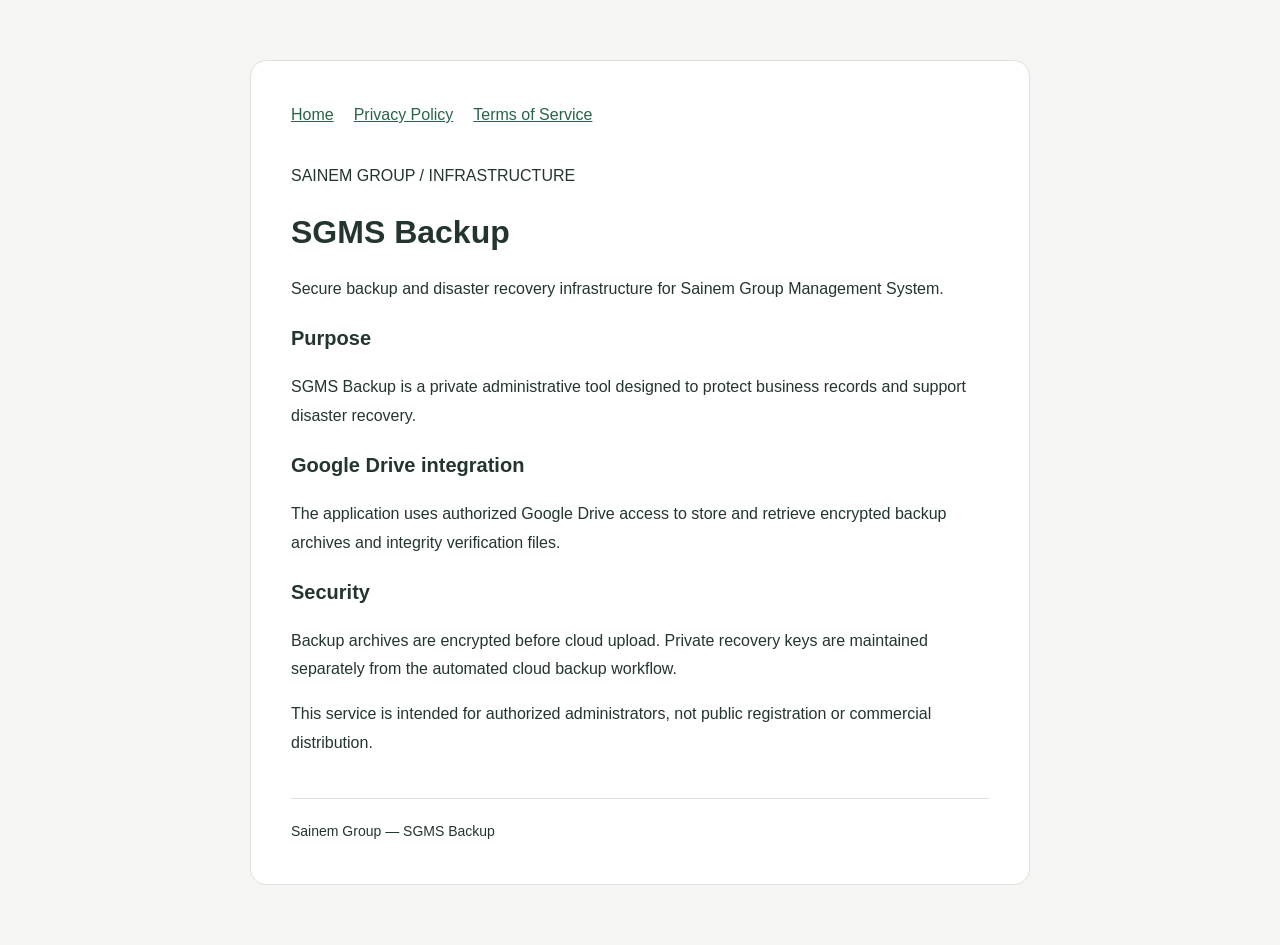
<file: index.html>
<!DOCTYPE html>
<html lang="en">
<head>
<meta charset="UTF-8">
<meta name="viewport" content="width=device-width, initial-scale=1">
<title>SGMS Backup</title>
<link rel="stylesheet" href="style.css">
</head>
<body><main>
<nav>
<a href="index.html">Home</a>
<a href="privacy.html">Privacy Policy</a>
<a href="terms.html">Terms of Service</a>
</nav>
<p>SAINEM GROUP / INFRASTRUCTURE</p>
<h1>SGMS Backup</h1>
<p>Secure backup and disaster recovery infrastructure for
Sainem Group Management System.</p>
<h2>Purpose</h2>
<p>SGMS Backup is a private administrative tool designed
to protect business records and support disaster recovery.</p>
<h2>Google Drive integration</h2>
<p>The application uses authorized Google Drive access
to store and retrieve encrypted backup archives and
integrity verification files.</p>
<h2>Security</h2>
<p>Backup archives are encrypted before cloud upload.
Private recovery keys are maintained separately from
the automated cloud backup workflow.</p>
<p>This service is intended for authorized administrators,
not public registration or commercial distribution.</p>
<footer>Sainem Group &mdash; SGMS Backup</footer>
</main></body></html>
</file>
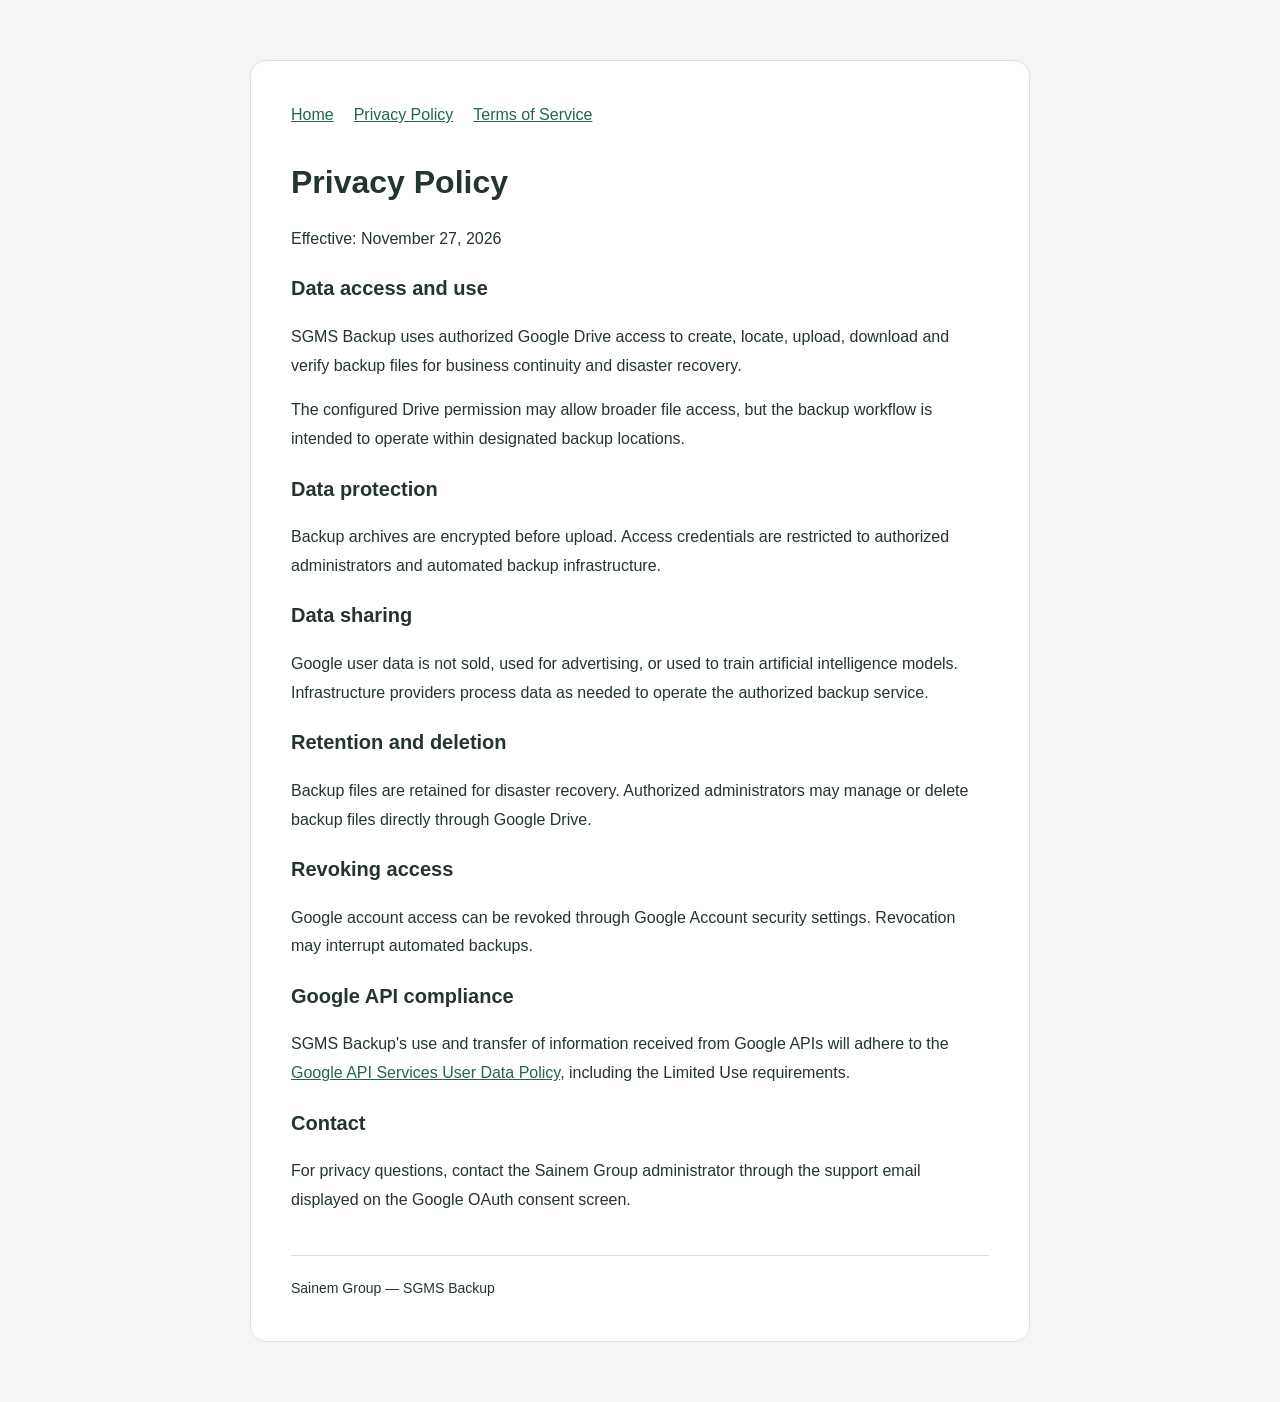
<file: privacy.html>
<!DOCTYPE html>
<html lang="en">
<head>
<meta charset="UTF-8">
<meta name="viewport" content="width=device-width, initial-scale=1">
<title>Privacy Policy | SGMS Backup</title>
<link rel="stylesheet" href="style.css">
</head>
<body><main>
<nav>
<a href="index.html">Home</a>
<a href="privacy.html">Privacy Policy</a>
<a href="terms.html">Terms of Service</a>
</nav>
<h1>Privacy Policy</h1>
<p>Effective: November 27, 2026</p>
<h2>Data access and use</h2>
<p>SGMS Backup uses authorized Google Drive access to
create, locate, upload, download and verify backup files
for business continuity and disaster recovery.</p>
<p>The configured Drive permission may allow broader
file access, but the backup workflow is intended to
operate within designated backup locations.</p>
<h2>Data protection</h2>
<p>Backup archives are encrypted before upload.
Access credentials are restricted to authorized
administrators and automated backup infrastructure.</p>
<h2>Data sharing</h2>
<p>Google user data is not sold, used for advertising,
or used to train artificial intelligence models.
Infrastructure providers process data as needed
to operate the authorized backup service.</p>
<h2>Retention and deletion</h2>
<p>Backup files are retained for disaster recovery.
Authorized administrators may manage or delete
backup files directly through Google Drive.</p>
<h2>Revoking access</h2>
<p>Google account access can be revoked through
Google Account security settings. Revocation may
interrupt automated backups.</p>
<h2>Google API compliance</h2>
<p>SGMS Backup's use and transfer of information
received from Google APIs will adhere to the
<a href="https://developers.google.com/terms/api-services-user-data-policy">
Google API Services User Data Policy</a>,
including the Limited Use requirements.</p>
<h2>Contact</h2>
<p>For privacy questions, contact the Sainem Group
administrator through the support email displayed
on the Google OAuth consent screen.</p>
<footer>Sainem Group &mdash; SGMS Backup</footer>
</main></body></html>
</file>
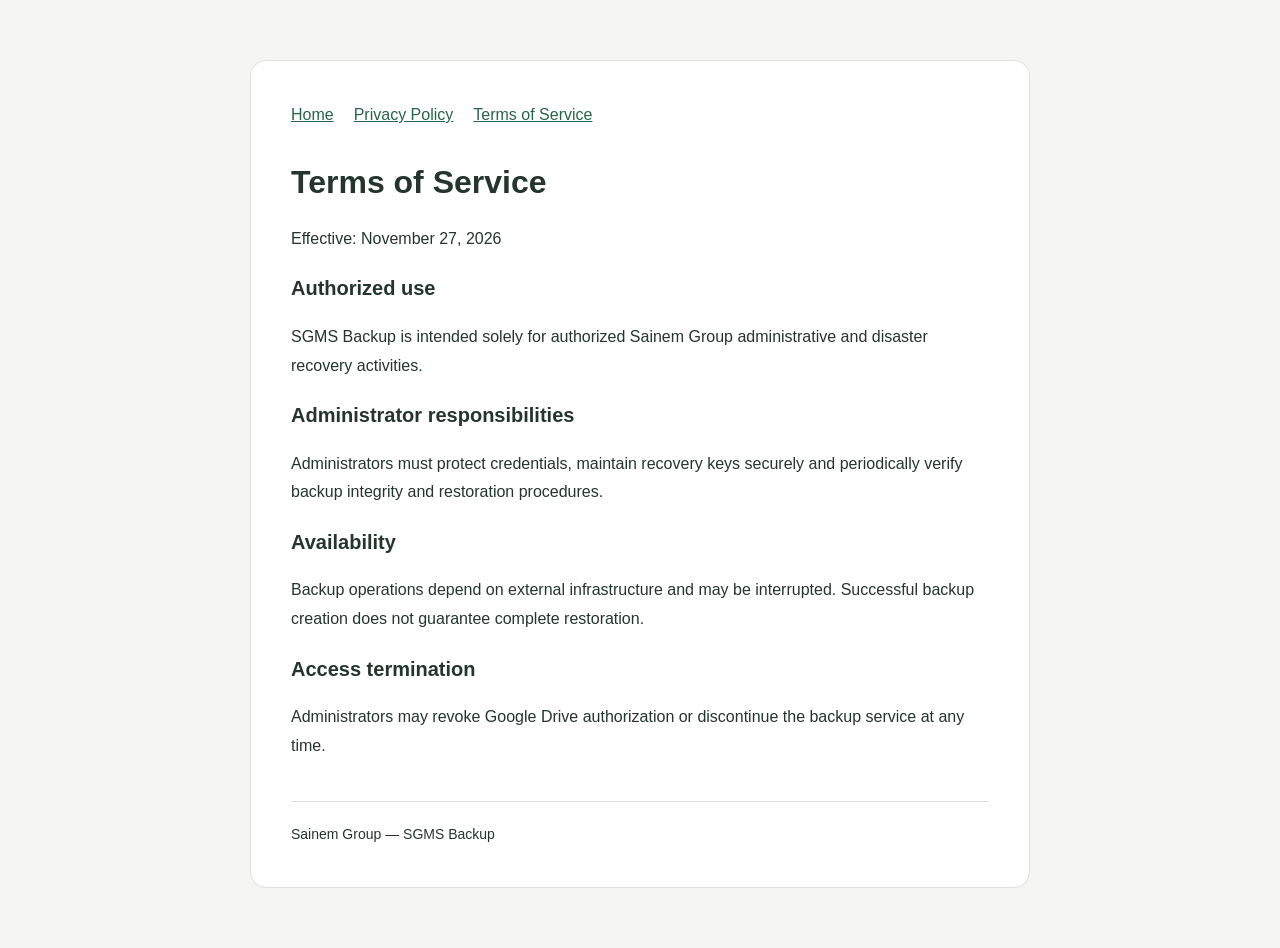
<file: terms.html>
<!DOCTYPE html>
<html lang="en">
<head>
<meta charset="UTF-8">
<meta name="viewport" content="width=device-width, initial-scale=1">
<title>Terms of Service | SGMS Backup</title>
<link rel="stylesheet" href="style.css">
</head>
<body><main>
<nav>
<a href="index.html">Home</a>
<a href="privacy.html">Privacy Policy</a>
<a href="terms.html">Terms of Service</a>
</nav>
<h1>Terms of Service</h1>
<p>Effective: November 27, 2026</p>
<h2>Authorized use</h2>
<p>SGMS Backup is intended solely for authorized
Sainem Group administrative and disaster recovery
activities.</p>
<h2>Administrator responsibilities</h2>
<p>Administrators must protect credentials,
maintain recovery keys securely and periodically
verify backup integrity and restoration procedures.</p>
<h2>Availability</h2>
<p>Backup operations depend on external infrastructure
and may be interrupted. Successful backup creation
does not guarantee complete restoration.</p>
<h2>Access termination</h2>
<p>Administrators may revoke Google Drive authorization
or discontinue the backup service at any time.</p>
<footer>Sainem Group &mdash; SGMS Backup</footer>
</main></body></html>
</file>
<file: style.css>
* { box-sizing: border-box; }
body {
  margin: 0;
  font-family: -apple-system, BlinkMacSystemFont, sans-serif;
  background: #f5f6f3;
  color: #24352e;
  line-height: 1.8;
}
main {
  max-width: 780px;
  margin: 60px auto;
  padding: 40px;
  background: white;
  border: 1px solid #dce3dd;
  border-radius: 16px;
}
h1 { font-size: 32px; line-height: 1.3; }
h2 { font-size: 20px; }
a { color: #28634a; }
nav {
  display: flex;
  flex-wrap: wrap;
  gap: 20px;
  margin-bottom: 32px;
}
footer {
  border-top: 1px solid #dce3dd;
  margin-top: 40px;
  padding-top: 20px;
  font-size: 14px;
}
</file>
